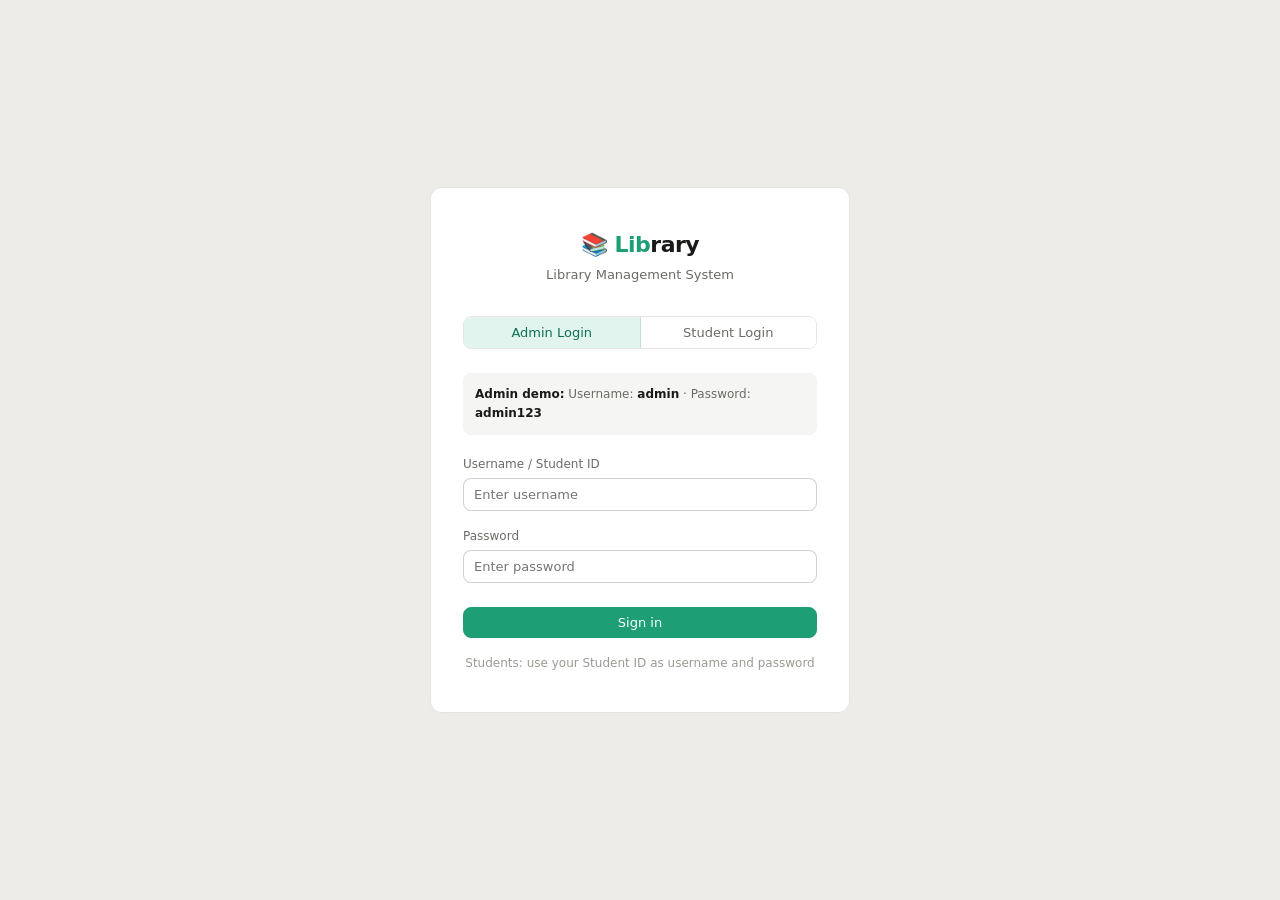
<file: library-project/frontend/index.html>
<!DOCTYPE html>
<html lang="en">
<head>
<meta charset="UTF-8">
<meta name="viewport" content="width=device-width, initial-scale=1.0">
<title>Library Management System</title>
<link rel="stylesheet" href="css/styles.css">
</head>
<body>

<!-- ===== LOGIN SCREEN ===== -->
<div class="login-screen" id="login-screen">
  <div class="login-box">
    <div class="login-logo">📚 <span>Lib</span>rary</div>
    <div class="login-sub">Library Management System</div>

    <div class="login-tabs">
      <button class="login-tab active" onclick="switchLoginTab('admin')">Admin Login</button>
      <button class="login-tab" onclick="switchLoginTab('student')">Student Login</button>
    </div>

    <div class="login-hint" id="login-hint">
      <b>Admin demo:</b> Username: <b>admin</b> · Password: <b>admin123</b>
    </div>

    <div class="login-error" id="login-error">Invalid username or password.</div>

    <div class="field">
      <label>Username / Student ID</label>
      <input type="text" id="login-user" placeholder="Enter username" autocomplete="username">
    </div>
    <div class="field">
      <label>Password</label>
      <input type="password" id="login-pass" placeholder="Enter password" autocomplete="current-password">
    </div>
    <button class="btn primary" style="width:100%;margin-top:0.5rem" onclick="doLogin()">Sign in</button>

    <div class="login-divider" id="signup-divider" style="display:none"><span>New student?</span></div>
    <button class="signup-btn-outline" id="signup-cta" style="display:none" onclick="showSignup()">
      ✏️ Create a student account
    </button>

    <div style="text-align:center;margin-top:1rem;font-size:12px;color:var(--text-tertiary)" id="login-footer-note">
      Students: use your Student ID as username and password
    </div>
  </div>
</div>

<!-- ===== SIGNUP SCREEN ===== -->
<div class="signup-screen" id="signup-screen">
  <div class="signup-box">
    <div class="signup-logo">📚 <span>Lib</span>rary</div>
    <div class="signup-sub">Create a Student Account</div>

    <div class="signup-steps" id="signup-steps">
      <div class="signup-step active" id="sstep-1">
        <div class="step-dot">1</div>
        <span>Personal Info</span>
      </div>
      <div class="step-line" id="sline-1"></div>
      <div class="signup-step" id="sstep-2">
        <div class="step-dot">2</div>
        <span>Academic Info</span>
      </div>
      <div class="step-line" id="sline-2"></div>
      <div class="signup-step" id="sstep-3">
        <div class="step-dot">3</div>
        <span>Account Setup</span>
      </div>
    </div>

    <div class="signup-success" id="signup-success">
      ✅ <strong>Registration successful!</strong><br>
      Your account is pending admin approval. You'll be able to log in once approved.<br><br>
      <button class="btn sm" onclick="hideSignup()" style="margin-top:4px">Back to Login</button>
    </div>

    <div class="signup-error" id="signup-error"></div>

    <!-- Step 1: Personal Info -->
    <div id="signup-step-1">
      <div class="field-row">
        <div class="field"><label>First name *</label><input id="s-fname" placeholder="First name"></div>
        <div class="field"><label>Last name *</label><input id="s-lname" placeholder="Last name"></div>
      </div>
      <div class="field"><label>Email address *</label><input id="s-email" type="email" placeholder="you@student.edu"></div>
      <div class="field"><label>Phone number</label><input id="s-phone" placeholder="01711-000000"></div>
      <div style="display:flex;gap:8px;justify-content:flex-end;margin-top:0.5rem">
        <button class="btn" onclick="hideSignup()">Back to Login</button>
        <button class="btn primary" onclick="signupNext(1)">Next →</button>
      </div>
    </div>

    <!-- Step 2: Academic Info -->
    <div id="signup-step-2" style="display:none">
      <div class="field-row">
        <div class="field">
          <label>Student ID *</label>
          <input id="s-sid" placeholder="e.g. STU004">
        </div>
        <div class="field">
          <label>Year of study *</label>
          <select id="s-year">
            <option value="">Select year</option>
            <option value="1">Year 1</option>
            <option value="2">Year 2</option>
            <option value="3">Year 3</option>
            <option value="4">Year 4</option>
            <option value="5">Year 5</option>
          </select>
        </div>
      </div>
      <div class="field">
        <label>Department *</label>
        <select id="s-dept">
          <option value="">Select department</option>
          <option>Computer Science</option>
          <option>Physics</option>
          <option>Mathematics</option>
          <option>Chemistry</option>
          <option>Biology</option>
          <option>Engineering</option>
          <option>Economics</option>
          <option>Literature</option>
          <option>History</option>
          <option>Psychology</option>
          <option>Other</option>
        </select>
      </div>
      <div style="display:flex;gap:8px;justify-content:flex-end;margin-top:0.5rem">
        <button class="btn" onclick="signupBack(2)">← Back</button>
        <button class="btn primary" onclick="signupNext(2)">Next →</button>
      </div>
    </div>

    <!-- Step 3: Account Setup -->
    <div id="signup-step-3" style="display:none">
      <div class="alert blue" style="margin-bottom:1rem">
        ℹ Your username will be your <strong>Student ID</strong>. Choose a secure password.
      </div>
      <div class="field">
        <label>Password *</label>
        <input id="s-pass" type="password" placeholder="At least 4 characters">
      </div>
      <div class="field">
        <label>Confirm password *</label>
        <input id="s-cpass" type="password" placeholder="Repeat password">
      </div>
      <div class="field" style="margin-bottom:0">
        <label style="display:flex;align-items:flex-start;gap:8px;cursor:pointer;font-size:12px;color:var(--text-primary)">
          <input type="checkbox" id="s-terms" style="width:auto;margin-top:2px">
          I agree to the library's terms and conditions, including responsible use of library resources and prompt return of borrowed materials.
        </label>
      </div>
      <div style="display:flex;gap:8px;justify-content:flex-end;margin-top:1rem">
        <button class="btn" onclick="signupBack(3)">← Back</button>
        <button class="btn primary" onclick="doSignup()">Create Account</button>
      </div>
    </div>
  </div>
</div>

<!-- ===== MAIN APP ===== -->
<div class="app app-hidden" id="app">
  <nav class="sidebar" id="sidebar">
    <div class="logo">📚 <span>Lib</span>rary <span id="role-badge-logo"></span></div>
    <div id="nav-links"></div>
    <div class="sidebar-footer">
      <div class="user-info">
        <div class="avatar" id="sidebar-avatar"></div>
        <div>
          <div class="uname" id="sidebar-uname"></div>
          <div class="urole" id="sidebar-urole"></div>
        </div>
      </div>
      <div id="sidebar-stats"></div>
      <button class="btn sm" style="width:100%;margin-top:8px" onclick="doLogout()">Sign out</button>
    </div>
  </nav>
  <main class="main" id="main"></main>
</div>

<!-- ===== MODAL ===== -->
<div class="modal-bg" id="modal-bg" onclick="closeModalOutside(event)">
  <div class="modal" id="modal-box">
    <h2 id="modal-title">Modal</h2>
    <div id="modal-body"></div>
    <div class="modal-footer">
      <button class="btn" onclick="closeModal()">Cancel</button>
      <button class="btn primary" id="modal-save" onclick="saveModal()">Save</button>
    </div>
  </div>
</div>

<script src="js/db.js"></script>
<script src="js/auth.js"></script>
<script src="js/utils.js"></script>
<script src="js/nav.js"></script>
<script src="js/admin.js"></script>
<script src="js/student.js"></script>
<script src="js/modals.js"></script>
<script src="js/app.js"></script>
</body>
</html>
</file>
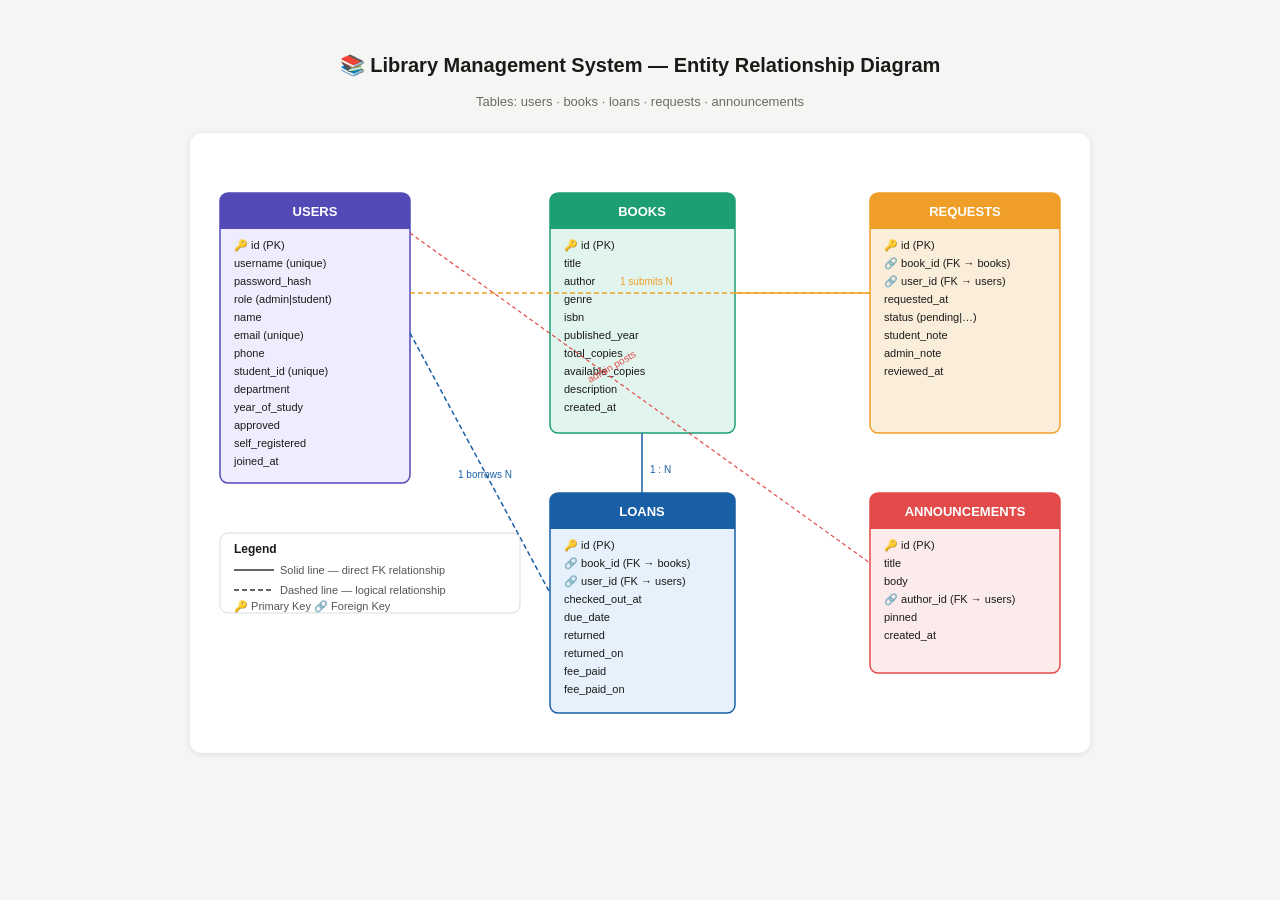
<file: library-project/ER-diagram/er-diagram.html>
<!DOCTYPE html>
<html lang="en">
<head>
<meta charset="UTF-8">
<title>Library Management System — ER Diagram</title>
<style>
  body { font-family: -apple-system, BlinkMacSystemFont, 'Segoe UI', sans-serif; background: #f5f5f3; display: flex; flex-direction: column; align-items: center; padding: 2rem; }
  h1 { font-size: 20px; font-weight: 600; margin-bottom: 0.25rem; color: #1a1a18; }
  p  { font-size: 13px; color: #6b6b66; margin-bottom: 1.5rem; }
  svg { background: white; border-radius: 12px; box-shadow: 0 1px 6px rgba(0,0,0,0.10); }
</style>
</head>
<body>
<h1>📚 Library Management System — Entity Relationship Diagram</h1>
<p>Tables: users · books · loans · requests · announcements</p>

<svg viewBox="0 0 900 620" width="900" xmlns="http://www.w3.org/2000/svg" font-family="-apple-system, BlinkMacSystemFont, 'Segoe UI', sans-serif">

  <!-- ── USERS ── -->
  <rect x="30" y="60" width="190" height="290" rx="8" fill="#EEEDFE" stroke="#534AB7" stroke-width="1.5"/>
  <rect x="30" y="60" width="190" height="36" rx="8" fill="#534AB7"/>
  <rect x="30" y="88" width="190" height="8" fill="#534AB7"/>
  <text x="125" y="83" text-anchor="middle" fill="white" font-size="13" font-weight="600">USERS</text>
  <!-- Fields -->
  <text x="44" y="116" fill="#1a1a18" font-size="11">🔑 id (PK)</text>
  <text x="44" y="134" fill="#1a1a18" font-size="11">  username (unique)</text>
  <text x="44" y="152" fill="#1a1a18" font-size="11">  password_hash</text>
  <text x="44" y="170" fill="#1a1a18" font-size="11">  role (admin|student)</text>
  <text x="44" y="188" fill="#1a1a18" font-size="11">  name</text>
  <text x="44" y="206" fill="#1a1a18" font-size="11">  email (unique)</text>
  <text x="44" y="224" fill="#1a1a18" font-size="11">  phone</text>
  <text x="44" y="242" fill="#1a1a18" font-size="11">  student_id (unique)</text>
  <text x="44" y="260" fill="#1a1a18" font-size="11">  department</text>
  <text x="44" y="278" fill="#1a1a18" font-size="11">  year_of_study</text>
  <text x="44" y="296" fill="#1a1a18" font-size="11">  approved</text>
  <text x="44" y="314" fill="#1a1a18" font-size="11">  self_registered</text>
  <text x="44" y="332" fill="#1a1a18" font-size="11">  joined_at</text>

  <!-- ── BOOKS ── -->
  <rect x="360" y="60" width="185" height="240" rx="8" fill="#E1F5EE" stroke="#1D9E75" stroke-width="1.5"/>
  <rect x="360" y="60" width="185" height="36" rx="8" fill="#1D9E75"/>
  <rect x="360" y="88" width="185" height="8" fill="#1D9E75"/>
  <text x="452" y="83" text-anchor="middle" fill="white" font-size="13" font-weight="600">BOOKS</text>
  <text x="374" y="116" fill="#1a1a18" font-size="11">🔑 id (PK)</text>
  <text x="374" y="134" fill="#1a1a18" font-size="11">  title</text>
  <text x="374" y="152" fill="#1a1a18" font-size="11">  author</text>
  <text x="374" y="170" fill="#1a1a18" font-size="11">  genre</text>
  <text x="374" y="188" fill="#1a1a18" font-size="11">  isbn</text>
  <text x="374" y="206" fill="#1a1a18" font-size="11">  published_year</text>
  <text x="374" y="224" fill="#1a1a18" font-size="11">  total_copies</text>
  <text x="374" y="242" fill="#1a1a18" font-size="11">  available_copies</text>
  <text x="374" y="260" fill="#1a1a18" font-size="11">  description</text>
  <text x="374" y="278" fill="#1a1a18" font-size="11">  created_at</text>

  <!-- ── LOANS ── -->
  <rect x="360" y="360" width="185" height="220" rx="8" fill="#E6F1FB" stroke="#185FA5" stroke-width="1.5"/>
  <rect x="360" y="360" width="185" height="36" rx="8" fill="#185FA5"/>
  <rect x="360" y="388" width="185" height="8" fill="#185FA5"/>
  <text x="452" y="383" text-anchor="middle" fill="white" font-size="13" font-weight="600">LOANS</text>
  <text x="374" y="416" fill="#1a1a18" font-size="11">🔑 id (PK)</text>
  <text x="374" y="434" fill="#1a1a18" font-size="11">🔗 book_id (FK → books)</text>
  <text x="374" y="452" fill="#1a1a18" font-size="11">🔗 user_id (FK → users)</text>
  <text x="374" y="470" fill="#1a1a18" font-size="11">  checked_out_at</text>
  <text x="374" y="488" fill="#1a1a18" font-size="11">  due_date</text>
  <text x="374" y="506" fill="#1a1a18" font-size="11">  returned</text>
  <text x="374" y="524" fill="#1a1a18" font-size="11">  returned_on</text>
  <text x="374" y="542" fill="#1a1a18" font-size="11">  fee_paid</text>
  <text x="374" y="560" fill="#1a1a18" font-size="11">  fee_paid_on</text>

  <!-- ── REQUESTS ── -->
  <rect x="680" y="60" width="190" height="240" rx="8" fill="#FAEEDA" stroke="#EF9F27" stroke-width="1.5"/>
  <rect x="680" y="60" width="190" height="36" rx="8" fill="#EF9F27"/>
  <rect x="680" y="88" width="190" height="8" fill="#EF9F27"/>
  <text x="775" y="83" text-anchor="middle" fill="white" font-size="13" font-weight="600">REQUESTS</text>
  <text x="694" y="116" fill="#1a1a18" font-size="11">🔑 id (PK)</text>
  <text x="694" y="134" fill="#1a1a18" font-size="11">🔗 book_id (FK → books)</text>
  <text x="694" y="152" fill="#1a1a18" font-size="11">🔗 user_id (FK → users)</text>
  <text x="694" y="170" fill="#1a1a18" font-size="11">  requested_at</text>
  <text x="694" y="188" fill="#1a1a18" font-size="11">  status (pending|…)</text>
  <text x="694" y="206" fill="#1a1a18" font-size="11">  student_note</text>
  <text x="694" y="224" fill="#1a1a18" font-size="11">  admin_note</text>
  <text x="694" y="242" fill="#1a1a18" font-size="11">  reviewed_at</text>

  <!-- ── ANNOUNCEMENTS ── -->
  <rect x="680" y="360" width="190" height="180" rx="8" fill="#FCEBEB" stroke="#E24B4A" stroke-width="1.5"/>
  <rect x="680" y="360" width="190" height="36" rx="8" fill="#E24B4A"/>
  <rect x="680" y="388" width="190" height="8" fill="#E24B4A"/>
  <text x="775" y="383" text-anchor="middle" fill="white" font-size="13" font-weight="600">ANNOUNCEMENTS</text>
  <text x="694" y="416" fill="#1a1a18" font-size="11">🔑 id (PK)</text>
  <text x="694" y="434" fill="#1a1a18" font-size="11">  title</text>
  <text x="694" y="452" fill="#1a1a18" font-size="11">  body</text>
  <text x="694" y="470" fill="#1a1a18" font-size="11">🔗 author_id (FK → users)</text>
  <text x="694" y="488" fill="#1a1a18" font-size="11">  pinned</text>
  <text x="694" y="506" fill="#1a1a18" font-size="11">  created_at</text>

  <!-- ── RELATIONSHIPS ── -->

  <!-- USERS → LOANS (1:N): user borrows many loans -->
  <line x1="220" y1="200" x2="360" y2="460" stroke="#185FA5" stroke-width="1.5" stroke-dasharray="5,3"/>
  <text x="268" y="345" fill="#185FA5" font-size="10" font-weight="500">1 borrows N</text>

  <!-- BOOKS → LOANS (1:N): book has many loans -->
  <line x1="452" y1="300" x2="452" y2="360" stroke="#185FA5" stroke-width="1.5"/>
  <text x="460" y="340" fill="#185FA5" font-size="10" font-weight="500">1 : N</text>

  <!-- USERS → REQUESTS (1:N) -->
  <line x1="220" y1="160" x2="680" y2="160" stroke="#EF9F27" stroke-width="1.5" stroke-dasharray="5,3"/>
  <text x="430" y="152" fill="#EF9F27" font-size="10" font-weight="500">1 submits N</text>

  <!-- BOOKS → REQUESTS (1:N) -->
  <line x1="545" y1="160" x2="680" y2="160" stroke="#EF9F27" stroke-width="1.5"/>

  <!-- USERS → ANNOUNCEMENTS (1:N) -->
  <line x1="220" y1="100" x2="680" y2="430" stroke="#E24B4A" stroke-width="1.2" stroke-dasharray="4,3"/>
  <text x="400" y="250" fill="#E24B4A" font-size="10" font-weight="500" transform="rotate(-30,400,250)">admin posts</text>

  <!-- Legend -->
  <rect x="30" y="400" width="300" height="80" rx="8" fill="white" stroke="#ddd" stroke-width="1"/>
  <text x="44" y="420" fill="#1a1a18" font-size="12" font-weight="600">Legend</text>
  <line x1="44" y1="437" x2="84" y2="437" stroke="#333" stroke-width="1.5"/>
  <text x="90" y="441" fill="#555" font-size="11">Solid line — direct FK relationship</text>
  <line x1="44" y1="457" x2="84" y2="457" stroke="#333" stroke-width="1.5" stroke-dasharray="5,3"/>
  <text x="90" y="461" fill="#555" font-size="11">Dashed line — logical relationship</text>
  <text x="44" y="477" fill="#555" font-size="11">🔑 Primary Key   🔗 Foreign Key</text>
</svg>

</body>
</html>
</file>
<file: library-project/frontend/css/styles.css>
/* ===== RESET & BASE ===== */
*, *::before, *::after { box-sizing: border-box; margin: 0; padding: 0; }
:root {
  --bg-primary: #ffffff;
  --bg-secondary: #f5f5f3;
  --bg-tertiary: #eeece8;
  --text-primary: #1a1a18;
  --text-secondary: #6b6b66;
  --text-tertiary: #9a9a94;
  --border-light: rgba(0,0,0,0.10);
  --border-mid: rgba(0,0,0,0.18);
  --green: #1D9E75;
  --green-light: #E1F5EE;
  --green-dark: #0F6E56;
  --green-mid: #5DCAA5;
  --blue: #185FA5;
  --blue-light: #E6F1FB;
  --blue-dark: #0c447c;
  --purple: #534AB7;
  --purple-light: #EEEDFE;
  --amber: #EF9F27;
  --amber-light: #FAEEDA;
  --amber-dark: #854F0B;
  --red: #E24B4A;
  --red-light: #FCEBEB;
  --red-dark: #A32D2D;
  --radius-sm: 6px;
  --radius-md: 8px;
  --radius-lg: 12px;
}
@media (prefers-color-scheme: dark) {
  :root {
    --bg-primary: #1c1c1a;
    --bg-secondary: #262624;
    --bg-tertiary: #111110;
    --text-primary: #f0ede8;
    --text-secondary: #9a9a94;
    --text-tertiary: #6b6b66;
    --border-light: rgba(255,255,255,0.08);
    --border-mid: rgba(255,255,255,0.14);
    --green-light: #0a2e22;
    --blue-light: #0c1f38;
    --purple-light: #1a1838;
    --amber-light: #2e1e06;
    --red-light: #2e0e0e;
  }
}
body {
  font-family: -apple-system, BlinkMacSystemFont, 'Segoe UI', system-ui, sans-serif;
  background: var(--bg-tertiary);
  color: var(--text-primary);
  min-height: 100vh;
  font-size: 14px;
  line-height: 1.5;
}

/* ===== LOGIN SCREEN ===== */
.login-screen {
  min-height: 100vh;
  display: flex;
  align-items: center;
  justify-content: center;
  background: var(--bg-tertiary);
}
.login-box {
  background: var(--bg-primary);
  border: 0.5px solid var(--border-light);
  border-radius: var(--radius-lg);
  padding: 2.5rem 2rem;
  width: 420px;
  max-width: 95vw;
}

/* ===== SIGNUP SCREEN ===== */
.signup-screen {
  min-height: 100vh;
  display: none;
  align-items: center;
  justify-content: center;
  background: var(--bg-tertiary);
  padding: 2rem 0;
}
.signup-screen.open { display: flex; }
.signup-box {
  background: var(--bg-primary);
  border: 0.5px solid var(--border-light);
  border-radius: var(--radius-lg);
  padding: 2.5rem 2rem;
  width: 480px;
  max-width: 95vw;
}
.signup-logo { font-size: 22px; font-weight: 600; text-align: center; margin-bottom: 0.25rem; letter-spacing: -0.5px; }
.signup-logo span { color: var(--green); }
.signup-sub { text-align: center; font-size: 13px; color: var(--text-secondary); margin-bottom: 1.5rem; }
.signup-success {
  background: var(--green-light);
  border: 0.5px solid var(--green-mid);
  border-radius: var(--radius-md);
  padding: 1rem;
  font-size: 13px;
  color: var(--green-dark);
  text-align: center;
  display: none;
  margin-bottom: 1rem;
  line-height: 1.6;
}
.signup-error { background: var(--red-light); color: var(--red-dark); border-radius: var(--radius-md); padding: 8px 12px; font-size: 13px; margin-bottom: 1rem; display: none; }
.signup-divider { display: flex; align-items: center; gap: 10px; margin: 1rem 0; }
.signup-divider::before, .signup-divider::after { content:''; flex:1; height:0.5px; background: var(--border-light); }
.signup-divider span { font-size: 12px; color: var(--text-tertiary); white-space: nowrap; }

.login-logo { font-size: 22px; font-weight: 600; text-align: center; margin-bottom: 0.25rem; letter-spacing: -0.5px; }
.login-logo span { color: var(--green); }
.login-sub { text-align: center; font-size: 13px; color: var(--text-secondary); margin-bottom: 2rem; }
.login-tabs { display: flex; border: 0.5px solid var(--border-light); border-radius: var(--radius-md); overflow: hidden; margin-bottom: 1.5rem; }
.login-tab {
  flex: 1; padding: 8px; font-size: 13px; cursor: pointer;
  background: var(--bg-primary); color: var(--text-secondary);
  border: none; font-family: inherit; transition: all .15s;
}
.login-tab:first-child { border-right: 0.5px solid var(--border-light); }
.login-tab.active { background: var(--green-light); color: var(--green-dark); font-weight: 500; }
.login-hint {
  background: var(--bg-secondary); border-radius: var(--radius-md);
  padding: 0.75rem; font-size: 12px; color: var(--text-secondary);
  margin-bottom: 1.25rem; line-height: 1.6;
}
.login-hint b { color: var(--text-primary); }
.login-error { background: var(--red-light); color: var(--red-dark); border-radius: var(--radius-md); padding: 8px 12px; font-size: 13px; margin-bottom: 1rem; display: none; }
.login-divider { display: flex; align-items: center; gap: 10px; margin: 1.25rem 0 1rem; }
.login-divider::before, .login-divider::after { content:''; flex:1; height:0.5px; background: var(--border-light); }
.login-divider span { font-size: 12px; color: var(--text-tertiary); }
.signup-btn-outline {
  width: 100%; padding: 8px; border: 0.5px solid var(--green); border-radius: var(--radius-md);
  background: transparent; color: var(--green-dark); font-size: 13px; font-weight: 500;
  cursor: pointer; font-family: inherit; transition: all .15s; margin-top: 0.25rem;
}
.signup-btn-outline:hover { background: var(--green-light); }

/* ===== APP LAYOUT ===== */
.app { display: grid; grid-template-columns: 220px 1fr; min-height: 100vh; }
.app-hidden { display: none; }

/* ===== SIDEBAR ===== */
.sidebar {
  background: var(--bg-primary);
  border-right: 0.5px solid var(--border-light);
  padding: 1.5rem 1rem;
  display: flex; flex-direction: column; gap: 0.25rem;
  position: sticky; top: 0; height: 100vh; overflow-y: auto;
}
.logo { font-size: 18px; font-weight: 600; padding: 0 0.5rem 1rem; border-bottom: 0.5px solid var(--border-light); margin-bottom: 0.5rem; letter-spacing: -0.4px; }
.logo span { color: var(--green); }
.role-badge {
  font-size: 10px; font-weight: 600; padding: 2px 7px; border-radius: 20px; letter-spacing: 0.5px;
  text-transform: uppercase; margin-left: 6px;
}
.role-badge.admin { background: var(--purple-light); color: var(--purple); }
.role-badge.student { background: var(--blue-light); color: var(--blue-dark); }
.nav-section { font-size: 10px; text-transform: uppercase; letter-spacing: 0.8px; color: var(--text-tertiary); padding: 8px 10px 4px; margin-top: 0.5rem; }
.nav-btn {
  display: flex; align-items: center; gap: 10px;
  padding: 8px 10px; border: none; background: none;
  border-radius: var(--radius-md); cursor: pointer;
  font-size: 13px; color: var(--text-secondary); width: 100%;
  text-align: left; transition: all .15s; font-family: inherit;
}
.nav-btn:hover { background: var(--bg-secondary); color: var(--text-primary); }
.nav-btn.active { background: var(--green-light); color: var(--green-dark); font-weight: 500; }
.nav-icon { font-size: 15px; width: 18px; text-align: center; }
.nav-btn .nav-badge { margin-left: auto; background: var(--red-light); color: var(--red-dark); font-size: 10px; font-weight: 600; padding: 1px 6px; border-radius: 20px; }
.sidebar-footer { margin-top: auto; padding-top: 1rem; border-top: 0.5px solid var(--border-light); }
.user-info { display: flex; align-items: center; gap: 10px; padding: 6px 4px; margin-bottom: 8px; }
.user-info .avatar { width: 32px; height: 32px; border-radius: 50%; background: var(--green-light); color: var(--green-dark); font-size: 12px; font-weight: 600; display: flex; align-items: center; justify-content: center; flex-shrink: 0; }
.user-info .avatar.admin-av { background: var(--purple-light); color: var(--purple); }
.user-info .uname { font-size: 13px; font-weight: 500; }
.user-info .urole { font-size: 11px; color: var(--text-secondary); }
.stat-pill { font-size: 11px; color: var(--text-secondary); padding: 3px 0; display: flex; justify-content: space-between; }
.stat-pill b { color: var(--text-primary); font-weight: 500; }

/* ===== MAIN ===== */
.main { padding: 2rem; overflow: auto; }
.topbar { display: flex; align-items: center; gap: 12px; margin-bottom: 1.5rem; flex-wrap: wrap; }
.topbar h1 { font-size: 20px; font-weight: 500; flex: 1; min-width: 120px; }

/* ===== SEARCH ===== */
.search-wrap { position: relative; flex: 1; max-width: 320px; }
.search-wrap input { width: 100%; padding: 8px 12px 8px 32px; border: 0.5px solid var(--border-mid); border-radius: var(--radius-md); background: var(--bg-primary); font-size: 13px; color: var(--text-primary); font-family: inherit; }
.search-wrap input:focus { outline: none; border-color: var(--green); }
.search-icon { position: absolute; left: 10px; top: 50%; transform: translateY(-50%); font-size: 14px; color: var(--text-tertiary); pointer-events: none; }

/* ===== BUTTONS ===== */
.btn { padding: 7px 14px; border: 0.5px solid var(--border-mid); border-radius: var(--radius-md); background: var(--bg-primary); font-size: 13px; cursor: pointer; font-family: inherit; color: var(--text-primary); transition: all .15s; white-space: nowrap; }
.btn:hover { background: var(--bg-secondary); }
.btn:active { transform: scale(0.98); }
.btn.primary { background: var(--green); color: #fff; border-color: var(--green); }
.btn.primary:hover { background: var(--green-dark); }
.btn.danger { background: var(--red); color: #fff; border-color: var(--red); }
.btn.danger:hover { background: var(--red-dark); }
.btn.info { background: var(--blue); color: #fff; border-color: var(--blue); }
.btn.info:hover { background: var(--blue-dark); }
.btn.sm { padding: 5px 10px; font-size: 12px; }
.btn:disabled { opacity: 0.45; cursor: not-allowed; }

/* ===== FILTER ===== */
.filter-row { display: flex; gap: 8px; margin-bottom: 1.25rem; flex-wrap: wrap; }
.filter-chip { padding: 5px 12px; border: 0.5px solid var(--border-light); border-radius: 20px; font-size: 12px; cursor: pointer; background: var(--bg-primary); color: var(--text-secondary); transition: all .15s; user-select: none; }
.filter-chip:hover, .filter-chip.on { background: var(--green-light); border-color: var(--green-mid); color: var(--green-dark); }
.filter-chip.warn.on { background: var(--amber-light); border-color: var(--amber); color: var(--amber-dark); }
.filter-chip.danger.on { background: var(--red-light); border-color: #f09595; color: var(--red-dark); }

/* ===== TABS ===== */
.tab-row { display: flex; margin-bottom: 1.25rem; border: 0.5px solid var(--border-light); border-radius: var(--radius-md); overflow: hidden; width: fit-content; }
.tab { padding: 6px 16px; font-size: 13px; cursor: pointer; background: var(--bg-primary); color: var(--text-secondary); border: none; font-family: inherit; transition: all .15s; }
.tab:not(:last-child) { border-right: 0.5px solid var(--border-light); }
.tab:hover { background: var(--bg-secondary); }
.tab.active { background: var(--green-light); color: var(--green-dark); font-weight: 500; }

/* ===== METRICS ===== */
.metrics { display: grid; grid-template-columns: repeat(4, 1fr); gap: 12px; margin-bottom: 1.5rem; }
.metric { background: var(--bg-secondary); border-radius: var(--radius-md); padding: 1rem; text-align: center; }
.metric .num { font-size: 26px; font-weight: 500; line-height: 1; }
.metric .lbl { font-size: 11px; color: var(--text-secondary); margin-top: 4px; }

/* ===== CARDS ===== */
.cards-grid { display: grid; grid-template-columns: repeat(auto-fill, minmax(260px, 1fr)); gap: 1rem; }
.book-card { background: var(--bg-primary); border: 0.5px solid var(--border-light); border-radius: var(--radius-lg); padding: 1rem 1.25rem; transition: border-color .15s; border-left: 3px solid transparent; }
.book-card:hover { border-color: var(--border-mid); }
.book-card.overdue { border-left-color: var(--red); }
.book-card.due-soon { border-left-color: var(--amber); }
.book-card.available { border-left-color: var(--green); }
.card-title { font-size: 14px; font-weight: 500; margin-bottom: 3px; line-height: 1.3; }
.card-author { font-size: 12px; color: var(--text-secondary); margin-bottom: 10px; }
.card-meta { display: flex; flex-wrap: wrap; gap: 6px; margin-bottom: 10px; }

/* ===== BADGES ===== */
.badge { font-size: 11px; padding: 3px 8px; border-radius: 20px; font-weight: 500; }
.badge.available { background: var(--green-light); color: var(--green-dark); }
.badge.checked { background: var(--blue-light); color: var(--blue); }
.badge.overdue { background: var(--red-light); color: var(--red-dark); }
.badge.due-soon { background: var(--amber-light); color: var(--amber-dark); }
.badge.genre { background: var(--bg-secondary); color: var(--text-secondary); }
.badge.admin-badge { background: var(--purple-light); color: var(--purple); }
.badge.pending { background: var(--amber-light); color: var(--amber-dark); }
.badge.approved { background: var(--green-light); color: var(--green-dark); }
.badge.rejected { background: var(--red-light); color: var(--red-dark); }

/* ===== CARD FOOTER ===== */
.card-footer { display: flex; gap: 6px; align-items: center; padding-top: 10px; border-top: 0.5px solid var(--border-light); flex-wrap: wrap; }

/* ===== TABLE ===== */
.table-wrap { overflow-x: auto; }
table { width: 100%; border-collapse: collapse; font-size: 13px; }
th { text-align: left; padding: 8px 12px; border-bottom: 0.5px solid var(--border-mid); font-weight: 500; color: var(--text-secondary); white-space: nowrap; background: var(--bg-primary); }
td { padding: 8px 12px; border-bottom: 0.5px solid var(--border-light); color: var(--text-primary); }
tbody tr:hover td { background: var(--bg-secondary); }

/* ===== ALERTS ===== */
.alert { border-radius: var(--radius-md); padding: 0.75rem 1rem; font-size: 13px; margin-bottom: 1rem; }
.alert.danger { background: var(--red-light); border: 0.5px solid #f09595; color: var(--red-dark); }
.alert.info { background: var(--green-light); border: 0.5px solid var(--green-mid); color: var(--green-dark); }
.alert.warn { background: var(--amber-light); border: 0.5px solid var(--amber); color: var(--amber-dark); }
.alert.blue { background: var(--blue-light); border: 0.5px solid #85b7eb; color: var(--blue-dark); }

/* ===== EMPTY ===== */
.empty { text-align: center; padding: 3rem; color: var(--text-tertiary); font-size: 14px; }
.section-title { font-size: 15px; font-weight: 500; margin-bottom: 1rem; margin-top: 1.5rem; }
.section-title:first-child { margin-top: 0; }

/* ===== MODAL ===== */
.modal-bg { display: none; position: fixed; inset: 0; background: rgba(0,0,0,0.45); z-index: 100; align-items: center; justify-content: center; }
.modal-bg.open { display: flex; }
.modal { background: var(--bg-primary); border-radius: var(--radius-lg); padding: 1.5rem; width: 440px; max-width: 95vw; border: 0.5px solid var(--border-light); max-height: 90vh; overflow-y: auto; }
.modal h2 { font-size: 16px; font-weight: 500; margin-bottom: 1.25rem; }
.field { margin-bottom: 1rem; }
.field label { display: block; font-size: 12px; color: var(--text-secondary); margin-bottom: 5px; }
.field input, .field select, .field textarea { width: 100%; padding: 8px 10px; border: 0.5px solid var(--border-mid); border-radius: var(--radius-md); font-size: 13px; font-family: inherit; background: var(--bg-primary); color: var(--text-primary); transition: border-color .15s; }
.field input:focus, .field select:focus, .field textarea:focus { outline: none; border-color: var(--green); }
.field textarea { resize: vertical; min-height: 60px; }
.field-row { display: grid; grid-template-columns: 1fr 1fr; gap: 10px; }
.modal-footer { display: flex; gap: 8px; justify-content: flex-end; margin-top: 1.25rem; padding-top: 1rem; border-top: 0.5px solid var(--border-light); }

/* ===== AVATAR ===== */
.avatar { width: 30px; height: 30px; border-radius: 50%; background: var(--green-light); color: var(--green-dark); font-size: 12px; font-weight: 500; display: inline-flex; align-items: center; justify-content: center; flex-shrink: 0; }
.avatar.lg { width: 48px; height: 48px; font-size: 16px; }

/* ===== PROFILE CARD ===== */
.profile-card { background: var(--bg-primary); border: 0.5px solid var(--border-light); border-radius: var(--radius-lg); padding: 1.5rem; display: flex; gap: 1.25rem; align-items: flex-start; margin-bottom: 1.5rem; }
.profile-info h2 { font-size: 18px; font-weight: 500; }
.profile-info p { font-size: 13px; color: var(--text-secondary); margin-top: 2px; }
.profile-info .badges { display: flex; gap: 6px; margin-top: 8px; flex-wrap: wrap; }

/* ===== STEP INDICATOR ===== */
.signup-steps { display: flex; justify-content: center; gap: 8px; margin-bottom: 1.5rem; }
.signup-step { display: flex; align-items: center; gap: 6px; font-size: 12px; color: var(--text-tertiary); }
.step-dot { width: 22px; height: 22px; border-radius: 50%; border: 1.5px solid var(--border-mid); display: flex; align-items: center; justify-content: center; font-size: 11px; font-weight: 600; background: var(--bg-primary); transition: all .2s; }
.signup-step.done .step-dot { background: var(--green); border-color: var(--green); color: #fff; }
.signup-step.active .step-dot { border-color: var(--green); color: var(--green); }
.signup-step.active { color: var(--text-primary); font-weight: 500; }
.step-line { width: 28px; height: 1px; background: var(--border-light); }
.step-line.done { background: var(--green); }

/* ===== RESPONSIVE ===== */
@media (max-width: 700px) {
  .app { grid-template-columns: 1fr; }
  .sidebar { height: auto; position: static; flex-direction: row; flex-wrap: wrap; padding: 0.75rem; }
  .logo { border: none; padding: 0 0.5rem; }
  .sidebar-footer { display: none; }
  .metrics { grid-template-columns: repeat(2, 1fr); }
  .main { padding: 1rem; }
  .nav-section { display: none; }
}
</file>
